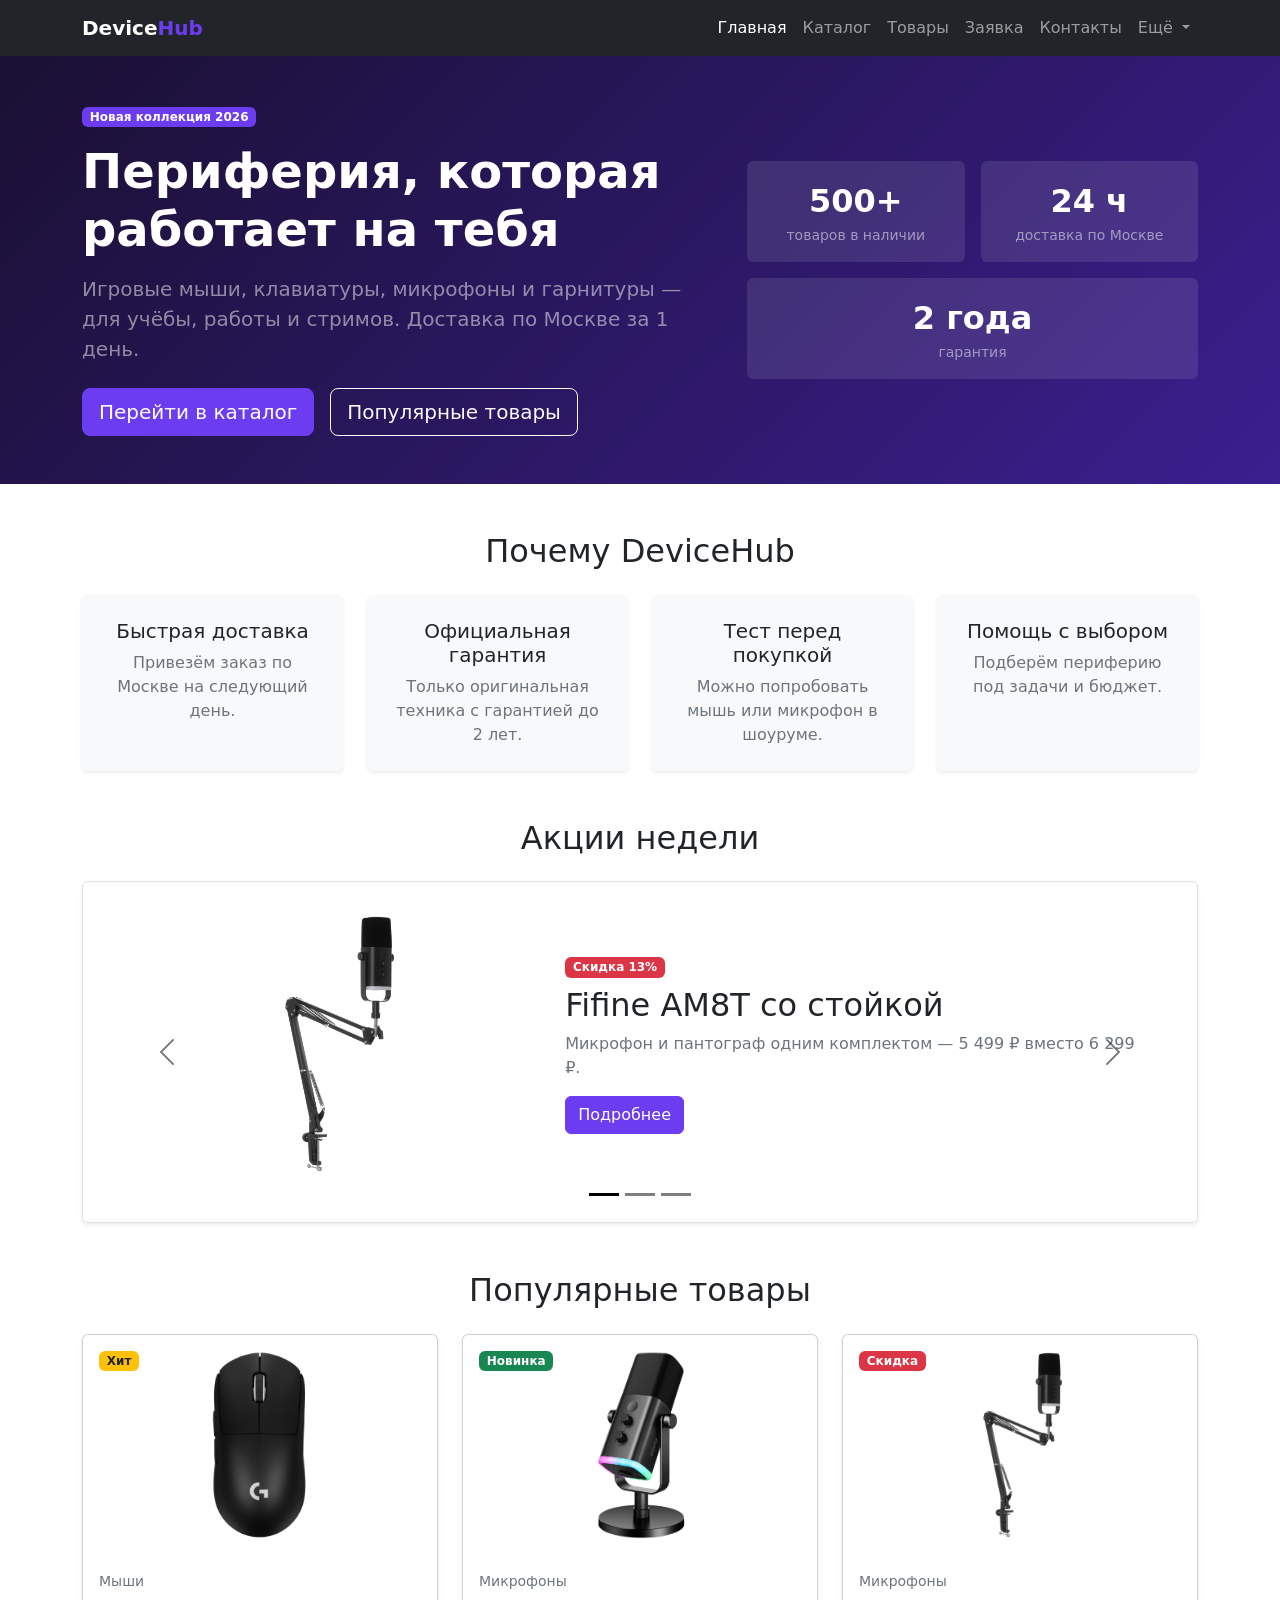
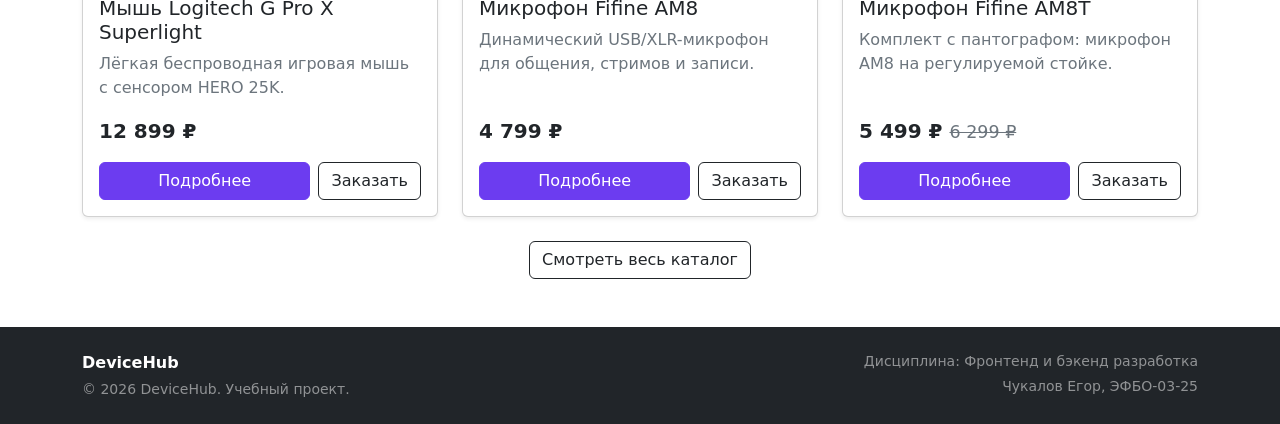
<file: index.html>
<!DOCTYPE html>
<html lang="ru">
<head>
  <meta charset="UTF-8">
  <meta name="viewport" content="width=device-width, initial-scale=1">
  <meta name="description" content="DeviceHub — учебный интернет-магазин компьютерной периферии на Bootstrap">
  <title>DeviceHub — компьютерная периферия</title>
  <link rel="stylesheet" href="vendor/bootstrap/css/bootstrap.min.css">
  <link rel="stylesheet" href="css/custom.css">
</head>
<body>

  <header>
    <nav class="navbar navbar-expand-lg navbar-dark bg-dark">
      <div class="container">
        <a class="navbar-brand fw-bold" href="index.html">Device<span class="text-brand">Hub</span></a>

        <button class="navbar-toggler" type="button"
                data-bs-toggle="collapse" data-bs-target="#mainNav"
                aria-controls="mainNav" aria-expanded="false" aria-label="Открыть меню">
          <span class="navbar-toggler-icon"></span>
        </button>

        <div class="collapse navbar-collapse" id="mainNav">
          <ul class="navbar-nav ms-auto mb-2 mb-lg-0">
            <li class="nav-item"><a class="nav-link active" aria-current="page" href="index.html">Главная</a></li>
            <li class="nav-item"><a class="nav-link" href="catalog.html">Каталог</a></li>
            <li class="nav-item"><a class="nav-link" href="product.html">Товары</a></li>
            <li class="nav-item"><a class="nav-link" href="order.html">Заявка</a></li>
            <li class="nav-item"><a class="nav-link" href="contacts.html">Контакты</a></li>
            <li class="nav-item dropdown">
              <a class="nav-link dropdown-toggle" href="#" role="button" data-bs-toggle="dropdown" aria-expanded="false">
                Ещё
              </a>
              <ul class="dropdown-menu dropdown-menu-end">
                <li><a class="dropdown-item" href="index.html#advantages">Преимущества</a></li>
                <li><a class="dropdown-item" href="index.html#popular">Популярные товары</a></li>
                <li><hr class="dropdown-divider"></li>
                <li><a class="dropdown-item" href="order.html">Оформить заявку</a></li>
                <li><a class="dropdown-item" href="contacts.html#faq">Частые вопросы</a></li>
              </ul>
            </li>
          </ul>
        </div>
      </div>
    </nav>
  </header>

  <main>

    <section class="container-fluid hero py-5">
      <div class="container">
        <div class="row align-items-center g-4">
          <div class="col-12 col-lg-7 text-center text-lg-start">
            <span class="badge bg-brand mb-3">Новая коллекция 2026</span>
            <h1 class="display-5 fw-bold text-white mb-3">Периферия, которая работает на тебя</h1>
            <p class="lead text-white-50 mb-4">
              Игровые мыши, клавиатуры, микрофоны и гарнитуры — для учёбы, работы и стримов.
              Доставка по Москве за 1 день.
            </p>
            <div class="d-flex flex-column flex-sm-row gap-3 justify-content-center justify-content-lg-start">
              <a href="catalog.html" class="btn btn-brand btn-lg">Перейти в каталог</a>
              <a href="#popular" class="btn btn-outline-light btn-lg">Популярные товары</a>
            </div>
          </div>
          <div class="col-12 col-lg-5">
            <div class="hero__stats row g-3 text-center">
              <div class="col-6">
                <div class="p-3 rounded bg-white bg-opacity-10 text-white">
                  <div class="fs-2 fw-bold">500+</div>
                  <div class="small text-white-50">товаров в наличии</div>
                </div>
              </div>
              <div class="col-6">
                <div class="p-3 rounded bg-white bg-opacity-10 text-white">
                  <div class="fs-2 fw-bold">24 ч</div>
                  <div class="small text-white-50">доставка по Москве</div>
                </div>
              </div>
              <div class="col-12">
                <div class="p-3 rounded bg-white bg-opacity-10 text-white">
                  <div class="fs-2 fw-bold">2 года</div>
                  <div class="small text-white-50">гарантия</div>
                </div>
              </div>
            </div>
          </div>
        </div>
      </div>
    </section>

    <section class="container my-5" id="advantages">
      <h2 class="text-center mb-4">Почему DeviceHub</h2>
      <div class="row g-4">
        <div class="col-12 col-md-6 col-lg-3">
          <div class="advantage h-100 p-4 bg-light rounded shadow-sm text-center">
            <h3 class="h5">Быстрая доставка</h3>
            <p class="mb-0 text-secondary">Привезём заказ по Москве на следующий день.</p>
          </div>
        </div>
        <div class="col-12 col-md-6 col-lg-3">
          <div class="advantage h-100 p-4 bg-light rounded shadow-sm text-center">
            <h3 class="h5">Официальная гарантия</h3>
            <p class="mb-0 text-secondary">Только оригинальная техника с гарантией до 2 лет.</p>
          </div>
        </div>
        <div class="col-12 col-md-6 col-lg-3">
          <div class="advantage h-100 p-4 bg-light rounded shadow-sm text-center">
            <h3 class="h5">Тест перед покупкой</h3>
            <p class="mb-0 text-secondary">Можно попробовать мышь или микрофон в шоуруме.</p>
          </div>
        </div>
        <div class="col-12 col-md-6 col-lg-3">
          <div class="advantage h-100 p-4 bg-light rounded shadow-sm text-center">
            <h3 class="h5">Помощь с выбором</h3>
            <p class="mb-0 text-secondary">Подберём периферию под задачи и бюджет.</p>
          </div>
        </div>
      </div>
    </section>

    <section class="container my-5" id="promo">
      <h2 class="text-center mb-4">Акции недели</h2>
      <div id="promoCarousel" class="carousel carousel-dark slide border rounded bg-white shadow-sm" data-bs-ride="carousel">
        <div class="carousel-indicators">
          <button type="button" data-bs-target="#promoCarousel" data-bs-slide-to="0" class="active" aria-current="true" aria-label="Слайд 1"></button>
          <button type="button" data-bs-target="#promoCarousel" data-bs-slide-to="1" aria-label="Слайд 2"></button>
          <button type="button" data-bs-target="#promoCarousel" data-bs-slide-to="2" aria-label="Слайд 3"></button>
        </div>
        <div class="carousel-inner">
          <div class="carousel-item active">
            <div class="row g-4 align-items-center promo-slide px-4 px-md-5">
              <div class="col-12 col-md-5 text-center">
                <img src="images/fifine am8t.webp" class="img-fluid promo-slide__img" alt="Fifine AM8T со стойкой">
              </div>
              <div class="col-12 col-md-7 text-center text-md-start">
                <span class="badge bg-danger mb-2">Скидка 13%</span>
                <h3 class="h2">Fifine AM8T со стойкой</h3>
                <p class="text-secondary">Микрофон и пантограф одним комплектом — 5 499 ₽ вместо 6 299 ₽.</p>
                <a href="product.html#fifine-am8t" class="btn btn-brand">Подробнее</a>
              </div>
            </div>
          </div>

          <div class="carousel-item">
            <div class="row g-4 align-items-center promo-slide px-4 px-md-5">
              <div class="col-12 col-md-5 text-center">
                <img src="images/hyperx cloud iii.webp" class="img-fluid promo-slide__img" alt="HyperX Cloud III">
              </div>
              <div class="col-12 col-md-7 text-center text-md-start">
                <span class="badge bg-danger mb-2">Скидка 14%</span>
                <h3 class="h2">HyperX Cloud III</h3>
                <p class="text-secondary">Игровая гарнитура с 53-мм драйверами — 9 490 ₽ вместо 10 990 ₽.</p>
                <a href="product.html#hyperx-cloud-3" class="btn btn-brand">Подробнее</a>
              </div>
            </div>
          </div>

          <div class="carousel-item">
            <div class="row g-4 align-items-center promo-slide px-4 px-md-5">
              <div class="col-12 col-md-5 text-center">
                <img src="images/keychron k2.webp" class="img-fluid promo-slide__img" alt="Keychron K2">
              </div>
              <div class="col-12 col-md-7 text-center text-md-start">
                <span class="badge bg-warning text-dark mb-2">Хит продаж</span>
                <h3 class="h2">Keychron K2</h3>
                <p class="text-secondary">Механическая клавиатура для работы и игр, Bluetooth и USB-C.</p>
                <a href="product.html#keychron-k2" class="btn btn-brand">Подробнее</a>
              </div>
            </div>
          </div>
        </div>
        <button class="carousel-control-prev" type="button" data-bs-target="#promoCarousel" data-bs-slide="prev">
          <span class="carousel-control-prev-icon" aria-hidden="true"></span>
          <span class="visually-hidden">Предыдущий</span>
        </button>
        <button class="carousel-control-next" type="button" data-bs-target="#promoCarousel" data-bs-slide="next">
          <span class="carousel-control-next-icon" aria-hidden="true"></span>
          <span class="visually-hidden">Следующий</span>
        </button>
      </div>
    </section>

    <section class="container my-5" id="popular">
      <h2 class="text-center mb-4">Популярные товары</h2>
      <div class="row g-4">

        <div class="col-12 col-md-6 col-lg-4" data-category="mice">
          <div class="card h-100 shadow-sm product-card position-relative">
            <span class="badge bg-warning text-dark position-absolute top-0 start-0 m-3">Хит</span>
            <img src="images/logitech g pro x.webp" class="card-img-top product-card__img p-3" alt="Мышь Logitech G Pro X Superlight">
            <div class="card-body d-flex flex-column">
              <p class="small text-secondary mb-1">Мыши</p>
              <h3 class="card-title h5">Мышь Logitech G Pro X Superlight</h3>
              <p class="card-text text-secondary flex-grow-1">Лёгкая беспроводная игровая мышь с сенсором HERO 25K.</p>
              <p class="fs-5 fw-bold mb-3">12 899 ₽</p>
              <div class="d-flex gap-2">
                <a href="product.html#g-pro-x" class="btn btn-brand flex-grow-1">Подробнее</a>
                <a href="order.html" class="btn btn-outline-dark">Заказать</a>
              </div>
            </div>
          </div>
        </div>

        <div class="col-12 col-md-6 col-lg-4" data-category="mics">
          <div class="card h-100 shadow-sm product-card position-relative">
            <span class="badge bg-success position-absolute top-0 start-0 m-3">Новинка</span>
            <img src="images/fifine am8.webp" class="card-img-top product-card__img p-3" alt="Микрофон Fifine AM8">
            <div class="card-body d-flex flex-column">
              <p class="small text-secondary mb-1">Микрофоны</p>
              <h3 class="card-title h5">Микрофон Fifine AM8</h3>
              <p class="card-text text-secondary flex-grow-1">Динамический USB/XLR-микрофон для общения, стримов и записи.</p>
              <p class="fs-5 fw-bold mb-3">4 799 ₽</p>
              <div class="d-flex gap-2">
                <a href="product.html#fifine-am8" class="btn btn-brand flex-grow-1">Подробнее</a>
                <a href="order.html" class="btn btn-outline-dark">Заказать</a>
              </div>
            </div>
          </div>
        </div>

        <div class="col-12 col-md-6 col-lg-4" data-category="mics">
          <div class="card h-100 shadow-sm product-card position-relative">
            <span class="badge bg-danger position-absolute top-0 start-0 m-3">Скидка</span>
            <img src="images/fifine am8t.webp" class="card-img-top product-card__img p-3" alt="Микрофон Fifine AM8T">
            <div class="card-body d-flex flex-column">
              <p class="small text-secondary mb-1">Микрофоны</p>
              <h3 class="card-title h5">Микрофон Fifine AM8T</h3>
              <p class="card-text text-secondary flex-grow-1">Комплект с пантографом: микрофон AM8 на регулируемой стойке.</p>
              <p class="fs-5 fw-bold mb-3">5 499 ₽ <small class="text-secondary text-decoration-line-through fw-normal">6 299 ₽</small></p>
              <div class="d-flex gap-2">
                <a href="product.html#fifine-am8t" class="btn btn-brand flex-grow-1">Подробнее</a>
                <a href="order.html" class="btn btn-outline-dark">Заказать</a>
              </div>
            </div>
          </div>
        </div>

      </div>
      <div class="text-center mt-4">
        <a href="catalog.html" class="btn btn-outline-dark">Смотреть весь каталог</a>
      </div>
    </section>

  </main>

  <footer class="bg-dark text-white-50 py-4 mt-5">
    <div class="container">
      <div class="row g-3">
        <div class="col-12 col-md-6">
          <p class="mb-1 text-white fw-bold">DeviceHub</p>
          <p class="mb-0 small">© 2026 DeviceHub. Учебный проект.</p>
        </div>
        <div class="col-12 col-md-6 text-md-end small">
          <p class="mb-1">Дисциплина: Фронтенд и бэкенд разработка</p>
          <p class="mb-0">Чукалов Егор, ЭФБО-03-25</p>
        </div>
      </div>
    </div>
  </footer>

  <script src="vendor/bootstrap/js/bootstrap.bundle.min.js"></script>
  <script src="js/main.js"></script>
</body>
</html>
</file>
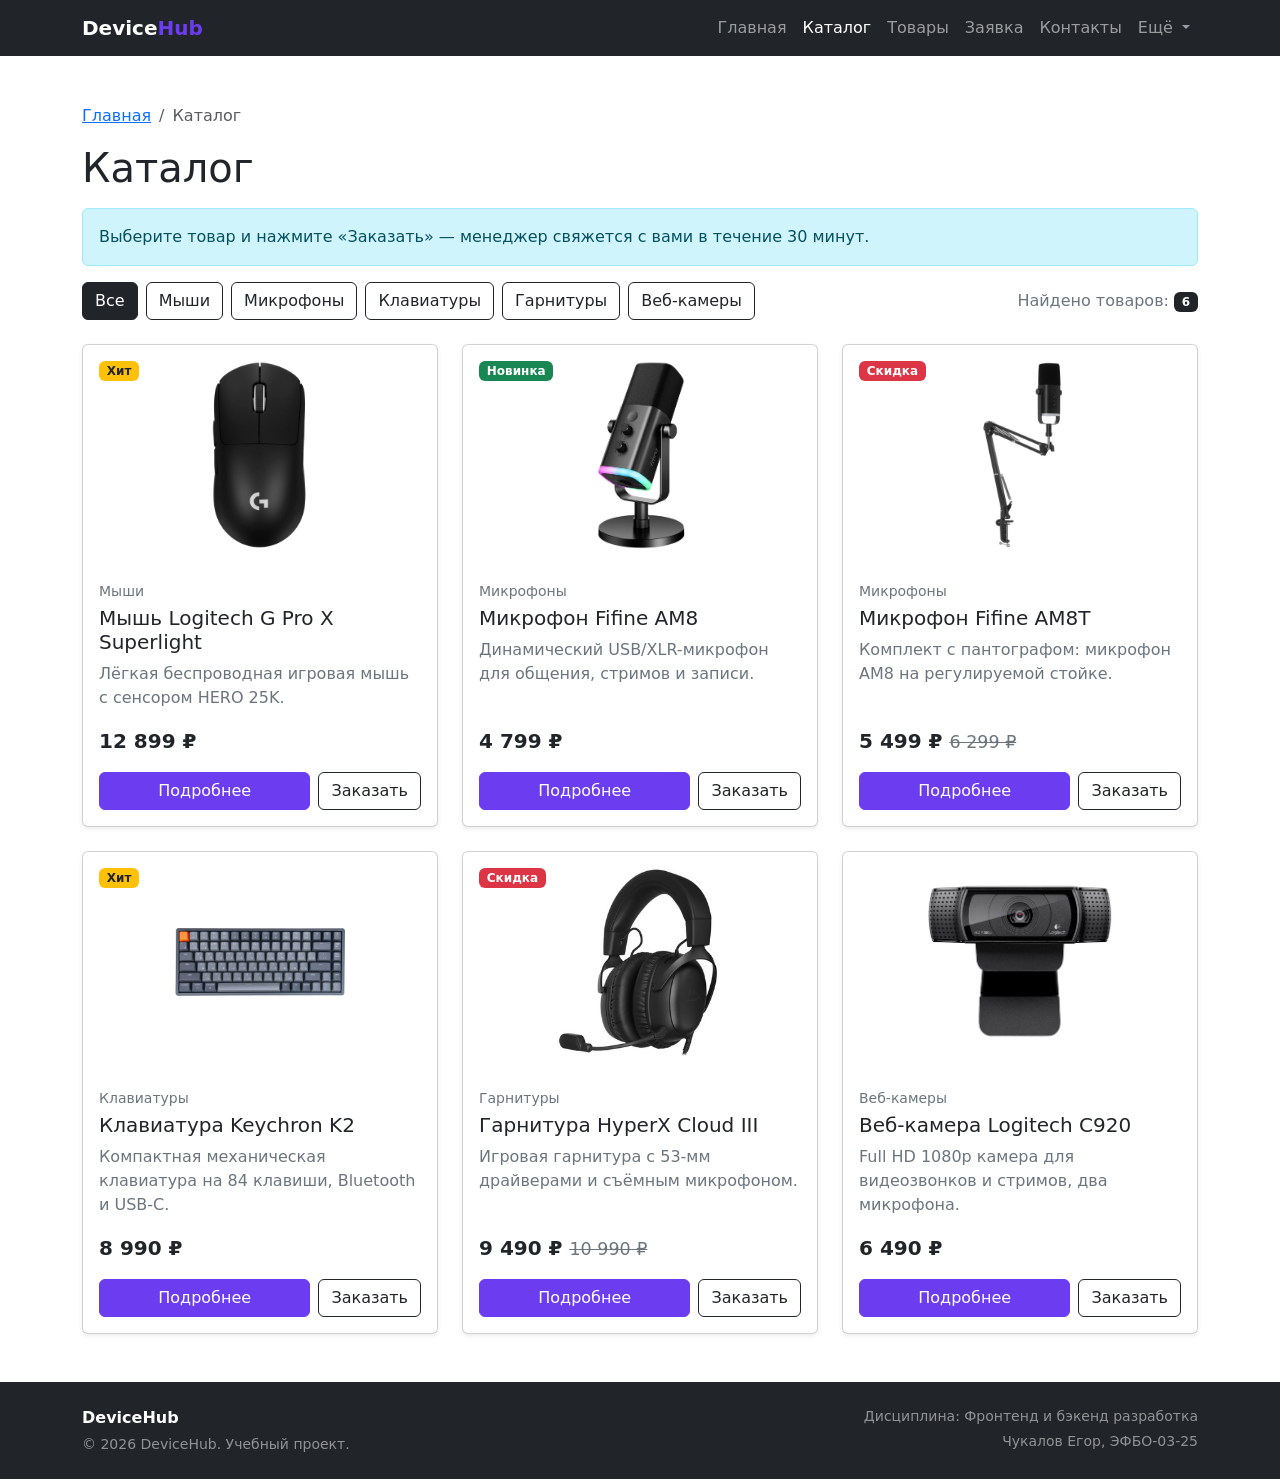
<file: catalog.html>
<!DOCTYPE html>
<html lang="ru">
<head>
  <meta charset="UTF-8">
  <meta name="viewport" content="width=device-width, initial-scale=1">
  <meta name="description" content="Каталог компьютерной периферии DeviceHub">
  <title>Каталог — DeviceHub</title>
  <link rel="stylesheet" href="vendor/bootstrap/css/bootstrap.min.css">
  <link rel="stylesheet" href="css/custom.css">
</head>
<body>

  <header>
    <nav class="navbar navbar-expand-lg navbar-dark bg-dark">
      <div class="container">
        <a class="navbar-brand fw-bold" href="index.html">Device<span class="text-brand">Hub</span></a>

        <button class="navbar-toggler" type="button"
                data-bs-toggle="collapse" data-bs-target="#mainNav"
                aria-controls="mainNav" aria-expanded="false" aria-label="Открыть меню">
          <span class="navbar-toggler-icon"></span>
        </button>

        <div class="collapse navbar-collapse" id="mainNav">
          <ul class="navbar-nav ms-auto mb-2 mb-lg-0">
            <li class="nav-item"><a class="nav-link" href="index.html">Главная</a></li>
            <li class="nav-item"><a class="nav-link active" aria-current="page" href="catalog.html">Каталог</a></li>
            <li class="nav-item"><a class="nav-link" href="product.html">Товары</a></li>
            <li class="nav-item"><a class="nav-link" href="order.html">Заявка</a></li>
            <li class="nav-item"><a class="nav-link" href="contacts.html">Контакты</a></li>
            <li class="nav-item dropdown">
              <a class="nav-link dropdown-toggle" href="#" role="button" data-bs-toggle="dropdown" aria-expanded="false">
                Ещё
              </a>
              <ul class="dropdown-menu dropdown-menu-end">
                <li><a class="dropdown-item" href="index.html#advantages">Преимущества</a></li>
                <li><a class="dropdown-item" href="index.html#popular">Популярные товары</a></li>
                <li><hr class="dropdown-divider"></li>
                <li><a class="dropdown-item" href="order.html">Оформить заявку</a></li>
                <li><a class="dropdown-item" href="contacts.html#faq">Частые вопросы</a></li>
              </ul>
            </li>
          </ul>
        </div>
      </div>
    </nav>
  </header>

  <main class="container my-5">
    <nav aria-label="breadcrumb">
      <ol class="breadcrumb">
        <li class="breadcrumb-item"><a href="index.html">Главная</a></li>
        <li class="breadcrumb-item active" aria-current="page">Каталог</li>
      </ol>
    </nav>

    <h1 class="mb-3">Каталог</h1>

    <div class="alert alert-info" role="alert">
      Выберите товар и нажмите «Заказать» — менеджер свяжется с вами в течение 30 минут.
    </div>

    <div class="d-flex flex-wrap align-items-center justify-content-between gap-3 mb-4">
      <div class="d-flex flex-wrap gap-2" role="group" aria-label="Фильтр по категориям">
        <button type="button" class="btn btn-outline-dark active" data-filter="all">Все</button>
        <button type="button" class="btn btn-outline-dark" data-filter="mice">Мыши</button>
        <button type="button" class="btn btn-outline-dark" data-filter="mics">Микрофоны</button>
        <button type="button" class="btn btn-outline-dark" data-filter="keyboards">Клавиатуры</button>
        <button type="button" class="btn btn-outline-dark" data-filter="headsets">Гарнитуры</button>
        <button type="button" class="btn btn-outline-dark" data-filter="webcams">Веб-камеры</button>
      </div>
      <p class="mb-0 text-secondary">Найдено товаров: <span class="badge bg-dark" id="catalog-count">6</span></p>
    </div>

    <div class="row g-4">

        <div class="col-12 col-md-6 col-lg-4" data-category="mice">
          <div class="card h-100 shadow-sm product-card position-relative">
            <span class="badge bg-warning text-dark position-absolute top-0 start-0 m-3">Хит</span>
            <img src="images/logitech g pro x.webp" class="card-img-top product-card__img p-3" alt="Мышь Logitech G Pro X Superlight">
            <div class="card-body d-flex flex-column">
              <p class="small text-secondary mb-1">Мыши</p>
              <h3 class="card-title h5">Мышь Logitech G Pro X Superlight</h3>
              <p class="card-text text-secondary flex-grow-1">Лёгкая беспроводная игровая мышь с сенсором HERO 25K.</p>
              <p class="fs-5 fw-bold mb-3">12 899 ₽</p>
              <div class="d-flex gap-2">
                <a href="product.html#g-pro-x" class="btn btn-brand flex-grow-1">Подробнее</a>
                <a href="order.html" class="btn btn-outline-dark">Заказать</a>
              </div>
            </div>
          </div>
        </div>

        <div class="col-12 col-md-6 col-lg-4" data-category="mics">
          <div class="card h-100 shadow-sm product-card position-relative">
            <span class="badge bg-success position-absolute top-0 start-0 m-3">Новинка</span>
            <img src="images/fifine am8.webp" class="card-img-top product-card__img p-3" alt="Микрофон Fifine AM8">
            <div class="card-body d-flex flex-column">
              <p class="small text-secondary mb-1">Микрофоны</p>
              <h3 class="card-title h5">Микрофон Fifine AM8</h3>
              <p class="card-text text-secondary flex-grow-1">Динамический USB/XLR-микрофон для общения, стримов и записи.</p>
              <p class="fs-5 fw-bold mb-3">4 799 ₽</p>
              <div class="d-flex gap-2">
                <a href="product.html#fifine-am8" class="btn btn-brand flex-grow-1">Подробнее</a>
                <a href="order.html" class="btn btn-outline-dark">Заказать</a>
              </div>
            </div>
          </div>
        </div>

        <div class="col-12 col-md-6 col-lg-4" data-category="mics">
          <div class="card h-100 shadow-sm product-card position-relative">
            <span class="badge bg-danger position-absolute top-0 start-0 m-3">Скидка</span>
            <img src="images/fifine am8t.webp" class="card-img-top product-card__img p-3" alt="Микрофон Fifine AM8T">
            <div class="card-body d-flex flex-column">
              <p class="small text-secondary mb-1">Микрофоны</p>
              <h3 class="card-title h5">Микрофон Fifine AM8T</h3>
              <p class="card-text text-secondary flex-grow-1">Комплект с пантографом: микрофон AM8 на регулируемой стойке.</p>
              <p class="fs-5 fw-bold mb-3">5 499 ₽ <small class="text-secondary text-decoration-line-through fw-normal">6 299 ₽</small></p>
              <div class="d-flex gap-2">
                <a href="product.html#fifine-am8t" class="btn btn-brand flex-grow-1">Подробнее</a>
                <a href="order.html" class="btn btn-outline-dark">Заказать</a>
              </div>
            </div>
          </div>
        </div>

        <div class="col-12 col-md-6 col-lg-4" data-category="keyboards">
          <div class="card h-100 shadow-sm product-card position-relative">
            <span class="badge bg-warning text-dark position-absolute top-0 start-0 m-3">Хит</span>
            <img src="images/keychron k2.webp" class="card-img-top product-card__img p-3" alt="Клавиатура Keychron K2">
            <div class="card-body d-flex flex-column">
              <p class="small text-secondary mb-1">Клавиатуры</p>
              <h3 class="card-title h5">Клавиатура Keychron K2</h3>
              <p class="card-text text-secondary flex-grow-1">Компактная механическая клавиатура на 84 клавиши, Bluetooth и USB-C.</p>
              <p class="fs-5 fw-bold mb-3">8 990 ₽</p>
              <div class="d-flex gap-2">
                <a href="product.html#keychron-k2" class="btn btn-brand flex-grow-1">Подробнее</a>
                <a href="order.html" class="btn btn-outline-dark">Заказать</a>
              </div>
            </div>
          </div>
        </div>

        <div class="col-12 col-md-6 col-lg-4" data-category="headsets">
          <div class="card h-100 shadow-sm product-card position-relative">
            <span class="badge bg-danger position-absolute top-0 start-0 m-3">Скидка</span>
            <img src="images/hyperx cloud iii.webp" class="card-img-top product-card__img p-3" alt="Гарнитура HyperX Cloud III">
            <div class="card-body d-flex flex-column">
              <p class="small text-secondary mb-1">Гарнитуры</p>
              <h3 class="card-title h5">Гарнитура HyperX Cloud III</h3>
              <p class="card-text text-secondary flex-grow-1">Игровая гарнитура с 53-мм драйверами и съёмным микрофоном.</p>
              <p class="fs-5 fw-bold mb-3">9 490 ₽ <small class="text-secondary text-decoration-line-through fw-normal">10 990 ₽</small></p>
              <div class="d-flex gap-2">
                <a href="product.html#hyperx-cloud-3" class="btn btn-brand flex-grow-1">Подробнее</a>
                <a href="order.html" class="btn btn-outline-dark">Заказать</a>
              </div>
            </div>
          </div>
        </div>

        <div class="col-12 col-md-6 col-lg-4" data-category="webcams">
          <div class="card h-100 shadow-sm product-card position-relative">
            <img src="images/logitech c920.webp" class="card-img-top product-card__img p-3" alt="Веб-камера Logitech C920">
            <div class="card-body d-flex flex-column">
              <p class="small text-secondary mb-1">Веб-камеры</p>
              <h3 class="card-title h5">Веб-камера Logitech C920</h3>
              <p class="card-text text-secondary flex-grow-1">Full HD 1080p камера для видеозвонков и стримов, два микрофона.</p>
              <p class="fs-5 fw-bold mb-3">6 490 ₽</p>
              <div class="d-flex gap-2">
                <a href="product.html#logitech-c920" class="btn btn-brand flex-grow-1">Подробнее</a>
                <a href="order.html" class="btn btn-outline-dark">Заказать</a>
              </div>
            </div>
          </div>
        </div>

    </div>
  </main>

  <footer class="bg-dark text-white-50 py-4 mt-5">
    <div class="container">
      <div class="row g-3">
        <div class="col-12 col-md-6">
          <p class="mb-1 text-white fw-bold">DeviceHub</p>
          <p class="mb-0 small">© 2026 DeviceHub. Учебный проект.</p>
        </div>
        <div class="col-12 col-md-6 text-md-end small">
          <p class="mb-1">Дисциплина: Фронтенд и бэкенд разработка</p>
          <p class="mb-0">Чукалов Егор, ЭФБО-03-25</p>
        </div>
      </div>
    </div>
  </footer>

  <script src="vendor/bootstrap/js/bootstrap.bundle.min.js"></script>
  <script src="js/main.js"></script>
</body>
</html>
</file>
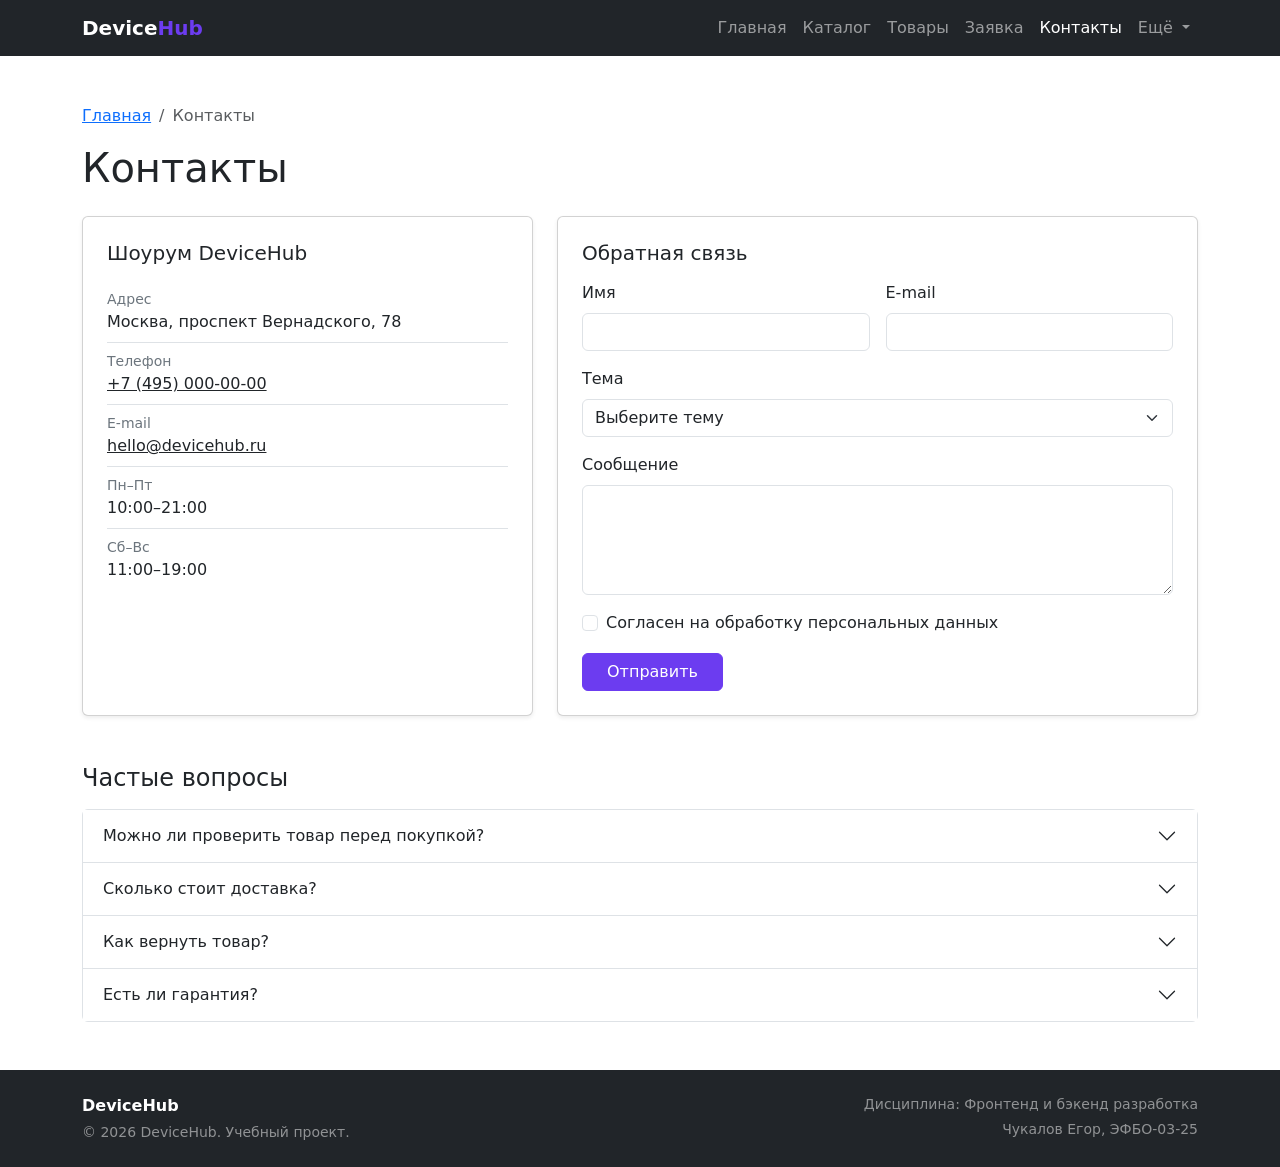
<file: contacts.html>
<!DOCTYPE html>
<html lang="ru">
<head>
  <meta charset="UTF-8">
  <meta name="viewport" content="width=device-width, initial-scale=1">
  <meta name="description" content="Контакты магазина DeviceHub, обратная связь и частые вопросы">
  <title>Контакты — DeviceHub</title>
  <link rel="stylesheet" href="vendor/bootstrap/css/bootstrap.min.css">
  <link rel="stylesheet" href="css/custom.css">
</head>
<body>

  <header>
    <nav class="navbar navbar-expand-lg navbar-dark bg-dark">
      <div class="container">
        <a class="navbar-brand fw-bold" href="index.html">Device<span class="text-brand">Hub</span></a>

        <button class="navbar-toggler" type="button"
                data-bs-toggle="collapse" data-bs-target="#mainNav"
                aria-controls="mainNav" aria-expanded="false" aria-label="Открыть меню">
          <span class="navbar-toggler-icon"></span>
        </button>

        <div class="collapse navbar-collapse" id="mainNav">
          <ul class="navbar-nav ms-auto mb-2 mb-lg-0">
            <li class="nav-item"><a class="nav-link" href="index.html">Главная</a></li>
            <li class="nav-item"><a class="nav-link" href="catalog.html">Каталог</a></li>
            <li class="nav-item"><a class="nav-link" href="product.html">Товары</a></li>
            <li class="nav-item"><a class="nav-link" href="order.html">Заявка</a></li>
            <li class="nav-item"><a class="nav-link active" aria-current="page" href="contacts.html">Контакты</a></li>
            <li class="nav-item dropdown">
              <a class="nav-link dropdown-toggle" href="#" role="button" data-bs-toggle="dropdown" aria-expanded="false">
                Ещё
              </a>
              <ul class="dropdown-menu dropdown-menu-end">
                <li><a class="dropdown-item" href="index.html#advantages">Преимущества</a></li>
                <li><a class="dropdown-item" href="index.html#popular">Популярные товары</a></li>
                <li><hr class="dropdown-divider"></li>
                <li><a class="dropdown-item" href="order.html">Оформить заявку</a></li>
                <li><a class="dropdown-item" href="contacts.html#faq">Частые вопросы</a></li>
              </ul>
            </li>
          </ul>
        </div>
      </div>
    </nav>
  </header>

  <main class="container my-5">
    <nav aria-label="breadcrumb">
      <ol class="breadcrumb">
        <li class="breadcrumb-item"><a href="index.html">Главная</a></li>
        <li class="breadcrumb-item active" aria-current="page">Контакты</li>
      </ol>
    </nav>

    <h1 class="mb-4">Контакты</h1>

    <div class="row g-4">
      <div class="col-12 col-lg-5">
        <div class="card shadow-sm h-100">
          <div class="card-body p-4">
            <h2 class="h5 mb-3">Шоурум DeviceHub</h2>
            <ul class="list-group list-group-flush">
              <li class="list-group-item px-0"><span class="text-secondary d-block small">Адрес</span>Москва, проспект Вернадского, 78</li>
              <li class="list-group-item px-0"><span class="text-secondary d-block small">Телефон</span><a href="tel:+74950000000" class="link-dark">+7 (495) 000-00-00</a></li>
              <li class="list-group-item px-0"><span class="text-secondary d-block small">E-mail</span><a href="mailto:hello@devicehub.ru" class="link-dark">hello@devicehub.ru</a></li>
              <li class="list-group-item px-0"><span class="text-secondary d-block small">Пн–Пт</span>10:00–21:00</li>
              <li class="list-group-item px-0"><span class="text-secondary d-block small">Сб–Вс</span>11:00–19:00</li>
            </ul>
          </div>
        </div>
      </div>

      <div class="col-12 col-lg-7" id="feedback">
        <div class="card shadow-sm h-100">
          <div class="card-body p-4">
            <h2 class="h5 mb-3">Обратная связь</h2>
            <form action="#" method="post" class="needs-validation" novalidate data-toast="feedbackToast">
              <div class="row g-3">
                <div class="col-12 col-md-6">
                  <label for="feedback-name" class="form-label">Имя</label>
                  <input id="feedback-name" name="name" type="text" class="form-control" required>
                  <div class="invalid-feedback">Укажите имя.</div>
                </div>
                <div class="col-12 col-md-6">
                  <label for="feedback-email" class="form-label">E-mail</label>
                  <input id="feedback-email" name="email" type="email" class="form-control" required>
                  <div class="invalid-feedback">Введите корректный e-mail.</div>
                </div>
                <div class="col-12">
                  <label for="feedback-topic" class="form-label">Тема</label>
                  <select id="feedback-topic" name="topic" class="form-select" required>
                    <option value="" selected disabled>Выберите тему</option>
                    <option>Вопрос по товару</option>
                    <option>Доставка и оплата</option>
                    <option>Гарантия и возврат</option>
                    <option>Другое</option>
                  </select>
                  <div class="invalid-feedback">Выберите тему.</div>
                </div>
                <div class="col-12">
                  <label for="feedback-message" class="form-label">Сообщение</label>
                  <textarea id="feedback-message" name="message" class="form-control" rows="4" minlength="10" required></textarea>
                  <div class="invalid-feedback">Напишите сообщение (не короче 10 символов).</div>
                </div>
                <div class="col-12">
                  <div class="form-check">
                    <input id="feedback-agree" name="agree" type="checkbox" class="form-check-input" required>
                    <label for="feedback-agree" class="form-check-label">Согласен на обработку персональных данных</label>
                    <div class="invalid-feedback">Нужно согласие.</div>
                  </div>
                </div>
                <div class="col-12">
                  <button type="submit" class="btn btn-brand px-4">Отправить</button>
                </div>
              </div>
            </form>
          </div>
        </div>
      </div>
    </div>

    <section class="mt-5" id="faq">
      <h2 class="h4 mb-3">Частые вопросы</h2>
      <div class="accordion accordion-flush border rounded" id="faqList">
        <div class="accordion-item">
          <h3 class="accordion-header">
            <button class="accordion-button collapsed" type="button" data-bs-toggle="collapse" data-bs-target="#faq1" aria-expanded="false" aria-controls="faq1">
              Можно ли проверить товар перед покупкой?
            </button>
          </h3>
          <div id="faq1" class="accordion-collapse collapse" data-bs-parent="#faqList">
            <div class="accordion-body">Да, в шоуруме можно попробовать любую мышь, клавиатуру или микрофон из каталога.</div>
          </div>
        </div>
        <div class="accordion-item">
          <h3 class="accordion-header">
            <button class="accordion-button collapsed" type="button" data-bs-toggle="collapse" data-bs-target="#faq2" aria-expanded="false" aria-controls="faq2">
              Сколько стоит доставка?
            </button>
          </h3>
          <div id="faq2" class="accordion-collapse collapse" data-bs-parent="#faqList">
            <div class="accordion-body">По Москве доставка бесплатная при заказе от 5 000 ₽, иначе — 390 ₽. По России стоимость считает служба доставки.</div>
          </div>
        </div>
        <div class="accordion-item">
          <h3 class="accordion-header">
            <button class="accordion-button collapsed" type="button" data-bs-toggle="collapse" data-bs-target="#faq3" aria-expanded="false" aria-controls="faq3">
              Как вернуть товар?
            </button>
          </h3>
          <div id="faq3" class="accordion-collapse collapse" data-bs-parent="#faqList">
            <div class="accordion-body">В течение 14 дней товар можно вернуть, если сохранены упаковка и товарный вид. Деньги вернём тем же способом, которым вы платили.</div>
          </div>
        </div>
        <div class="accordion-item">
          <h3 class="accordion-header">
            <button class="accordion-button collapsed" type="button" data-bs-toggle="collapse" data-bs-target="#faq4" aria-expanded="false" aria-controls="faq4">
              Есть ли гарантия?
            </button>
          </h3>
          <div id="faq4" class="accordion-collapse collapse" data-bs-parent="#faqList">
            <div class="accordion-body">На всю технику действует официальная гарантия производителя от 1 до 2 лет.</div>
          </div>
        </div>
      </div>
    </section>
  </main>

  <div class="toast-container position-fixed bottom-0 end-0 p-3">
    <div id="feedbackToast" class="toast align-items-center text-bg-success border-0" role="status" aria-live="polite" aria-atomic="true">
      <div class="d-flex">
        <div class="toast-body">Сообщение отправлено! Ответим на e-mail в течение дня.</div>
        <button type="button" class="btn-close btn-close-white me-2 m-auto" data-bs-dismiss="toast" aria-label="Закрыть"></button>
      </div>
    </div>
  </div>

  <footer class="bg-dark text-white-50 py-4 mt-5">
    <div class="container">
      <div class="row g-3">
        <div class="col-12 col-md-6">
          <p class="mb-1 text-white fw-bold">DeviceHub</p>
          <p class="mb-0 small">© 2026 DeviceHub. Учебный проект.</p>
        </div>
        <div class="col-12 col-md-6 text-md-end small">
          <p class="mb-1">Дисциплина: Фронтенд и бэкенд разработка</p>
          <p class="mb-0">Чукалов Егор, ЭФБО-03-25</p>
        </div>
      </div>
    </div>
  </footer>

  <script src="vendor/bootstrap/js/bootstrap.bundle.min.js"></script>
  <script src="js/main.js"></script>
</body>
</html>
</file>
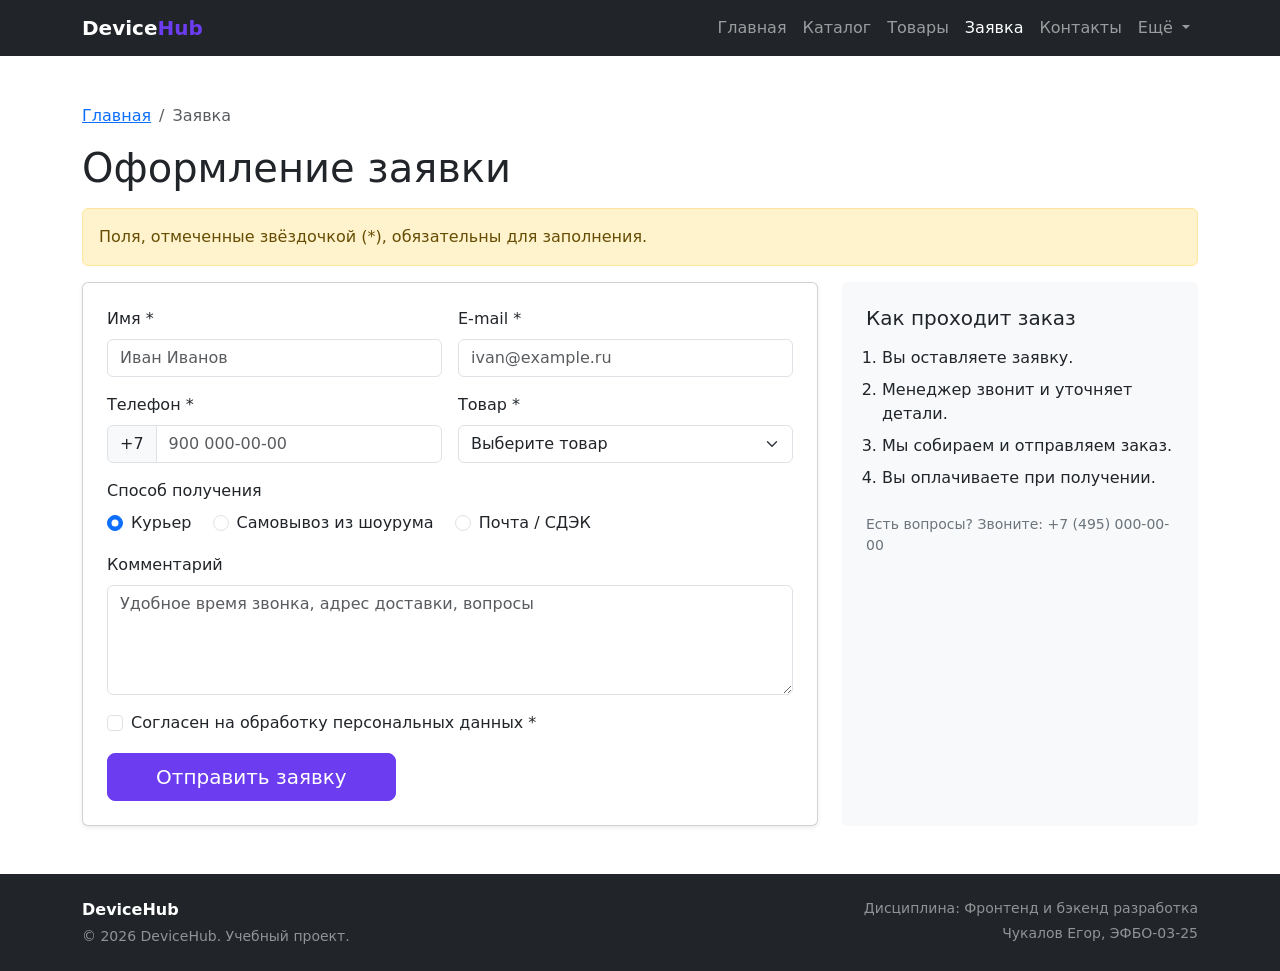
<file: order.html>
<!DOCTYPE html>
<html lang="ru">
<head>
  <meta charset="UTF-8">
  <meta name="viewport" content="width=device-width, initial-scale=1">
  <meta name="description" content="Форма заявки на покупку в магазине DeviceHub">
  <title>Оформление заявки — DeviceHub</title>
  <link rel="stylesheet" href="vendor/bootstrap/css/bootstrap.min.css">
  <link rel="stylesheet" href="css/custom.css">
</head>
<body>

  <header>
    <nav class="navbar navbar-expand-lg navbar-dark bg-dark">
      <div class="container">
        <a class="navbar-brand fw-bold" href="index.html">Device<span class="text-brand">Hub</span></a>

        <button class="navbar-toggler" type="button"
                data-bs-toggle="collapse" data-bs-target="#mainNav"
                aria-controls="mainNav" aria-expanded="false" aria-label="Открыть меню">
          <span class="navbar-toggler-icon"></span>
        </button>

        <div class="collapse navbar-collapse" id="mainNav">
          <ul class="navbar-nav ms-auto mb-2 mb-lg-0">
            <li class="nav-item"><a class="nav-link" href="index.html">Главная</a></li>
            <li class="nav-item"><a class="nav-link" href="catalog.html">Каталог</a></li>
            <li class="nav-item"><a class="nav-link" href="product.html">Товары</a></li>
            <li class="nav-item"><a class="nav-link active" aria-current="page" href="order.html">Заявка</a></li>
            <li class="nav-item"><a class="nav-link" href="contacts.html">Контакты</a></li>
            <li class="nav-item dropdown">
              <a class="nav-link dropdown-toggle" href="#" role="button" data-bs-toggle="dropdown" aria-expanded="false">
                Ещё
              </a>
              <ul class="dropdown-menu dropdown-menu-end">
                <li><a class="dropdown-item" href="index.html#advantages">Преимущества</a></li>
                <li><a class="dropdown-item" href="index.html#popular">Популярные товары</a></li>
                <li><hr class="dropdown-divider"></li>
                <li><a class="dropdown-item" href="order.html">Оформить заявку</a></li>
                <li><a class="dropdown-item" href="contacts.html#faq">Частые вопросы</a></li>
              </ul>
            </li>
          </ul>
        </div>
      </div>
    </nav>
  </header>

  <main class="container my-5">
    <nav aria-label="breadcrumb">
      <ol class="breadcrumb">
        <li class="breadcrumb-item"><a href="index.html">Главная</a></li>
        <li class="breadcrumb-item active" aria-current="page">Заявка</li>
      </ol>
    </nav>

    <h1 class="mb-3">Оформление заявки</h1>

    <div class="alert alert-warning" role="alert">
      Поля, отмеченные звёздочкой (*), обязательны для заполнения.
    </div>

    <div class="row g-4">
      <div class="col-12 col-lg-8">
        <div class="card shadow-sm">
          <div class="card-body p-4">
            <form action="#" method="post" class="needs-validation" novalidate data-toast="orderToast">
              <div class="row g-3">
                <div class="col-12 col-md-6">
                  <label for="order-name" class="form-label">Имя *</label>
                  <input id="order-name" name="name" type="text" class="form-control" placeholder="Иван Иванов" required>
                  <div class="invalid-feedback">Укажите имя.</div>
                </div>
                <div class="col-12 col-md-6">
                  <label for="order-email" class="form-label">E-mail *</label>
                  <input id="order-email" name="email" type="email" class="form-control" placeholder="ivan@example.ru" required>
                  <div class="invalid-feedback">Введите корректный e-mail.</div>
                </div>
                <div class="col-12 col-md-6">
                  <label for="order-phone" class="form-label">Телефон *</label>
                  <div class="input-group has-validation">
                    <span class="input-group-text">+7</span>
                    <input id="order-phone" name="phone" type="tel" class="form-control" placeholder="900 000-00-00" pattern="[0-9 ()-]{10,15}" required>
                    <div class="invalid-feedback">Введите номер телефона.</div>
                  </div>
                </div>
                <div class="col-12 col-md-6">
                  <label for="order-product" class="form-label">Товар *</label>
                  <select id="order-product" name="product" class="form-select" required>
                    <option value="" selected disabled>Выберите товар</option>
                  <option>Мышь Logitech G Pro X Superlight</option>
                  <option>Микрофон Fifine AM8</option>
                  <option>Микрофон Fifine AM8T</option>
                  <option>Клавиатура Keychron K2</option>
                  <option>Гарнитура HyperX Cloud III</option>
                  <option>Веб-камера Logitech C920</option>
                    <option>Консультация по выбору</option>
                  </select>
                  <div class="invalid-feedback">Выберите товар или тему заявки.</div>
                </div>
                <div class="col-12">
                  <p class="form-label mb-2">Способ получения</p>
                  <div class="form-check form-check-inline">
                    <input id="delivery-courier" name="delivery" type="radio" class="form-check-input" value="courier" checked>
                    <label for="delivery-courier" class="form-check-label">Курьер</label>
                  </div>
                  <div class="form-check form-check-inline">
                    <input id="delivery-pickup" name="delivery" type="radio" class="form-check-input" value="pickup">
                    <label for="delivery-pickup" class="form-check-label">Самовывоз из шоурума</label>
                  </div>
                  <div class="form-check form-check-inline">
                    <input id="delivery-post" name="delivery" type="radio" class="form-check-input" value="post">
                    <label for="delivery-post" class="form-check-label">Почта / СДЭК</label>
                  </div>
                </div>
                <div class="col-12">
                  <label for="order-comment" class="form-label">Комментарий</label>
                  <textarea id="order-comment" name="comment" class="form-control" rows="4" placeholder="Удобное время звонка, адрес доставки, вопросы"></textarea>
                </div>
                <div class="col-12">
                  <div class="form-check">
                    <input id="order-agree" name="agree" type="checkbox" class="form-check-input" required>
                    <label for="order-agree" class="form-check-label">Согласен на обработку персональных данных *</label>
                    <div class="invalid-feedback">Без согласия заявку отправить нельзя.</div>
                  </div>
                </div>
                <div class="col-12">
                  <button type="submit" class="btn btn-brand btn-lg px-5">Отправить заявку</button>
                </div>
              </div>
            </form>
          </div>
        </div>
      </div>

      <div class="col-12 col-lg-4">
        <div class="card bg-light border-0 h-100">
          <div class="card-body p-4">
            <h2 class="h5 mb-3">Как проходит заказ</h2>
            <ol class="mb-4 ps-3">
              <li class="mb-2">Вы оставляете заявку.</li>
              <li class="mb-2">Менеджер звонит и уточняет детали.</li>
              <li class="mb-2">Мы собираем и отправляем заказ.</li>
              <li>Вы оплачиваете при получении.</li>
            </ol>
            <p class="small text-secondary mb-0">Есть вопросы? Звоните: +7 (495) 000-00-00</p>
          </div>
        </div>
      </div>
    </div>
  </main>

  <div class="toast-container position-fixed bottom-0 end-0 p-3">
    <div id="orderToast" class="toast align-items-center text-bg-success border-0" role="status" aria-live="polite" aria-atomic="true">
      <div class="d-flex">
        <div class="toast-body">Заявка отправлена! Менеджер свяжется с вами в течение 30 минут.</div>
        <button type="button" class="btn-close btn-close-white me-2 m-auto" data-bs-dismiss="toast" aria-label="Закрыть"></button>
      </div>
    </div>
  </div>

  <footer class="bg-dark text-white-50 py-4 mt-5">
    <div class="container">
      <div class="row g-3">
        <div class="col-12 col-md-6">
          <p class="mb-1 text-white fw-bold">DeviceHub</p>
          <p class="mb-0 small">© 2026 DeviceHub. Учебный проект.</p>
        </div>
        <div class="col-12 col-md-6 text-md-end small">
          <p class="mb-1">Дисциплина: Фронтенд и бэкенд разработка</p>
          <p class="mb-0">Чукалов Егор, ЭФБО-03-25</p>
        </div>
      </div>
    </div>
  </footer>

  <script src="vendor/bootstrap/js/bootstrap.bundle.min.js"></script>
  <script src="js/main.js"></script>
</body>
</html>
</file>
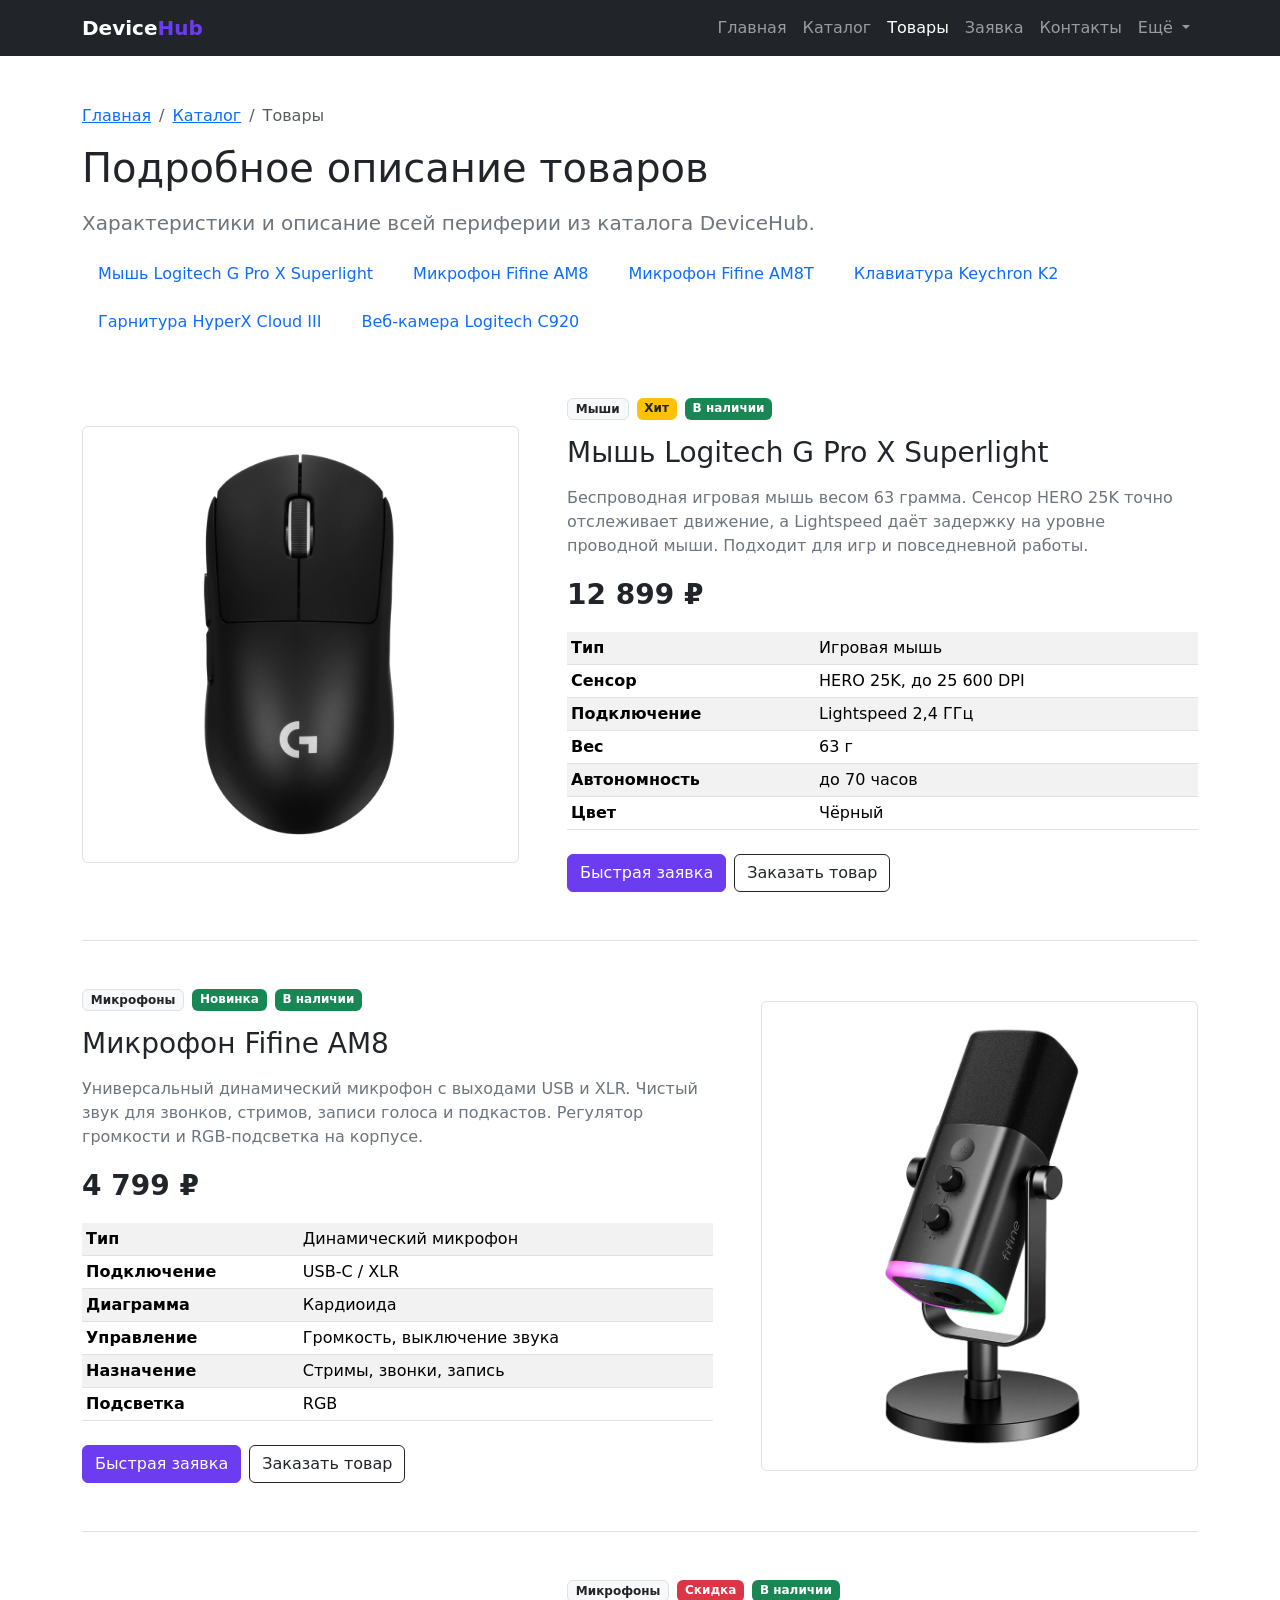
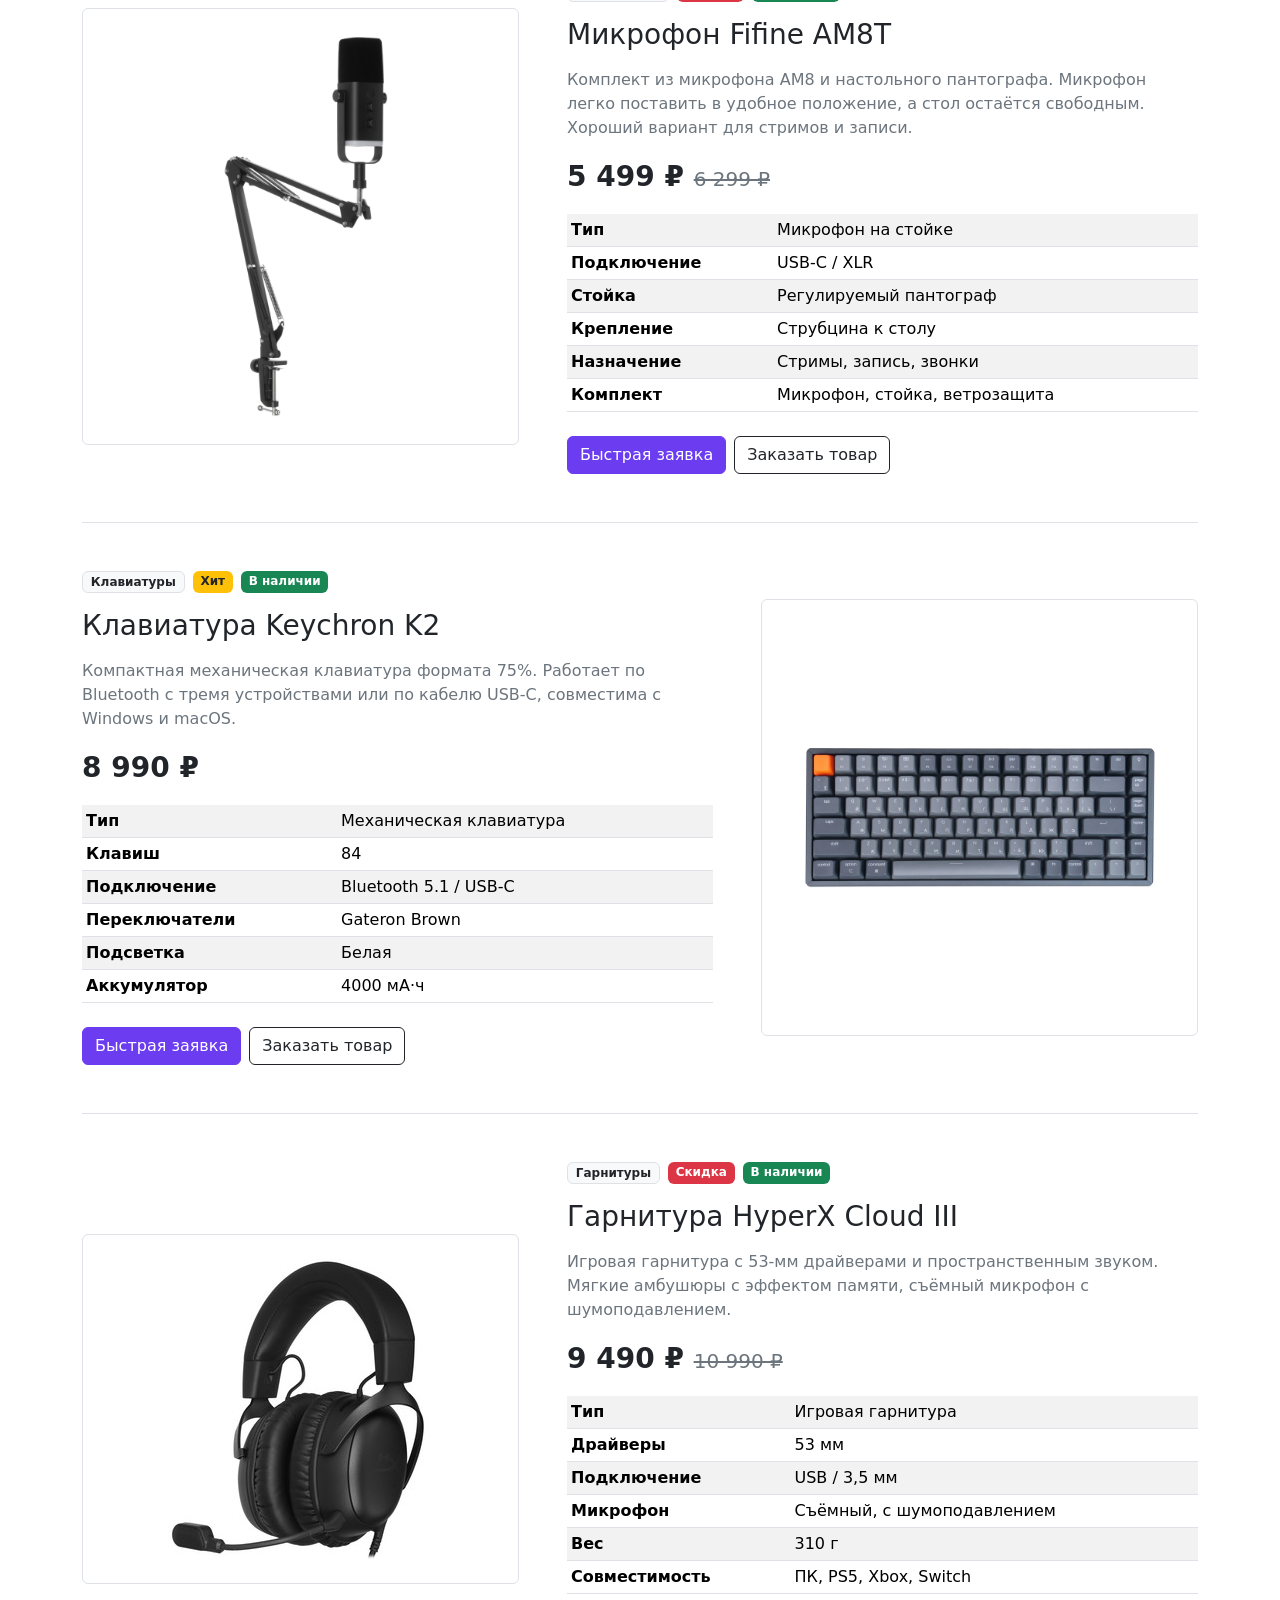
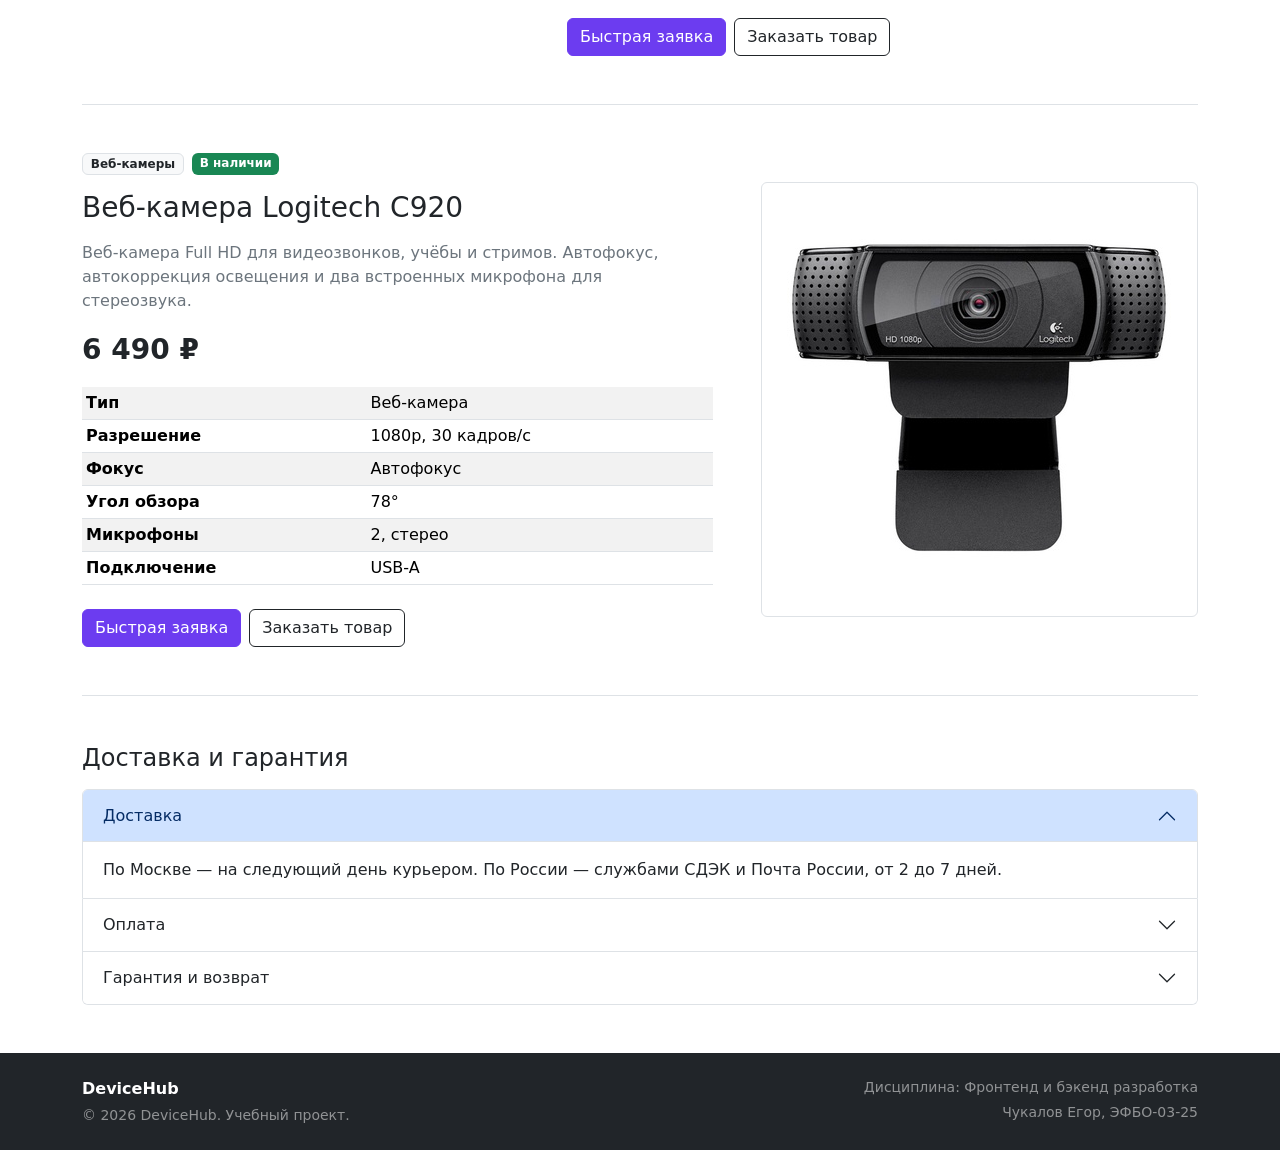
<file: product.html>
<!DOCTYPE html>
<html lang="ru">
<head>
  <meta charset="UTF-8">
  <meta name="viewport" content="width=device-width, initial-scale=1">
  <meta name="description" content="Подробное описание товаров магазина DeviceHub: мыши, микрофоны, клавиатуры, гарнитуры, веб-камеры">
  <title>Товары — DeviceHub</title>
  <link rel="stylesheet" href="vendor/bootstrap/css/bootstrap.min.css">
  <link rel="stylesheet" href="css/custom.css">
</head>
<body>

  <header>
    <nav class="navbar navbar-expand-lg navbar-dark bg-dark">
      <div class="container">
        <a class="navbar-brand fw-bold" href="index.html">Device<span class="text-brand">Hub</span></a>

        <button class="navbar-toggler" type="button"
                data-bs-toggle="collapse" data-bs-target="#mainNav"
                aria-controls="mainNav" aria-expanded="false" aria-label="Открыть меню">
          <span class="navbar-toggler-icon"></span>
        </button>

        <div class="collapse navbar-collapse" id="mainNav">
          <ul class="navbar-nav ms-auto mb-2 mb-lg-0">
            <li class="nav-item"><a class="nav-link" href="index.html">Главная</a></li>
            <li class="nav-item"><a class="nav-link" href="catalog.html">Каталог</a></li>
            <li class="nav-item"><a class="nav-link active" aria-current="page" href="product.html">Товары</a></li>
            <li class="nav-item"><a class="nav-link" href="order.html">Заявка</a></li>
            <li class="nav-item"><a class="nav-link" href="contacts.html">Контакты</a></li>
            <li class="nav-item dropdown">
              <a class="nav-link dropdown-toggle" href="#" role="button" data-bs-toggle="dropdown" aria-expanded="false">
                Ещё
              </a>
              <ul class="dropdown-menu dropdown-menu-end">
                <li><a class="dropdown-item" href="index.html#advantages">Преимущества</a></li>
                <li><a class="dropdown-item" href="index.html#popular">Популярные товары</a></li>
                <li><hr class="dropdown-divider"></li>
                <li><a class="dropdown-item" href="order.html">Оформить заявку</a></li>
                <li><a class="dropdown-item" href="contacts.html#faq">Частые вопросы</a></li>
              </ul>
            </li>
          </ul>
        </div>
      </div>
    </nav>
  </header>

  <main class="container my-5">
    <nav aria-label="breadcrumb">
      <ol class="breadcrumb">
        <li class="breadcrumb-item"><a href="index.html">Главная</a></li>
        <li class="breadcrumb-item"><a href="catalog.html">Каталог</a></li>
        <li class="breadcrumb-item active" aria-current="page">Товары</li>
      </ol>
    </nav>

    <h1 class="mb-3">Подробное описание товаров</h1>
    <p class="lead text-secondary">Характеристики и описание всей периферии из каталога DeviceHub.</p>

    <ul class="nav nav-pills flex-wrap gap-2 mb-2 product-nav">
        <li class="nav-item"><a class="nav-link" href="#g-pro-x">Мышь Logitech G Pro X Superlight</a></li>
        <li class="nav-item"><a class="nav-link" href="#fifine-am8">Микрофон Fifine AM8</a></li>
        <li class="nav-item"><a class="nav-link" href="#fifine-am8t">Микрофон Fifine AM8T</a></li>
        <li class="nav-item"><a class="nav-link" href="#keychron-k2">Клавиатура Keychron K2</a></li>
        <li class="nav-item"><a class="nav-link" href="#hyperx-cloud-3">Гарнитура HyperX Cloud III</a></li>
        <li class="nav-item"><a class="nav-link" href="#logitech-c920">Веб-камера Logitech C920</a></li>
    </ul>

    <section class="product-item py-5 border-bottom" id="g-pro-x">
      <div class="row g-4 g-lg-5 align-items-center">
        <div class="col-12 col-lg-5">
          <div class="border rounded p-4 bg-white text-center">
            <img src="images/logitech g pro x.webp" class="img-fluid product-page__img" alt="Мышь Logitech G Pro X Superlight">
          </div>
        </div>
        <div class="col-12 col-lg-7">
          <div class="d-flex flex-wrap gap-2 mb-3">
            <span class="badge bg-light text-dark border">Мыши</span>
            <span class="badge bg-warning text-dark">Хит</span>
            <span class="badge bg-success">В наличии</span>
          </div>
          <h2 class="h3 mb-3">Мышь Logitech G Pro X Superlight</h2>
          <p class="text-secondary">Беспроводная игровая мышь весом 63 грамма. Сенсор HERO 25K точно отслеживает движение, а Lightspeed даёт задержку на уровне проводной мыши. Подходит для игр и повседневной работы.</p>
          <p class="fs-3 fw-bold mb-3">12 899 ₽</p>
          <table class="table table-sm table-striped mb-4">
            <tbody>
                <tr><th scope="row">Тип</th><td>Игровая мышь</td></tr>
                <tr><th scope="row">Сенсор</th><td>HERO 25K, до 25 600 DPI</td></tr>
                <tr><th scope="row">Подключение</th><td>Lightspeed 2,4 ГГц</td></tr>
                <tr><th scope="row">Вес</th><td>63 г</td></tr>
                <tr><th scope="row">Автономность</th><td>до 70 часов</td></tr>
                <tr><th scope="row">Цвет</th><td>Чёрный</td></tr>
            </tbody>
          </table>
          <div class="d-flex flex-column flex-sm-row gap-2">
            <button class="btn btn-brand" type="button" data-bs-toggle="modal" data-bs-target="#orderModal">Быстрая заявка</button>
            <a href="order.html" class="btn btn-outline-dark">Заказать товар</a>
          </div>
        </div>
      </div>
    </section>

    <section class="product-item py-5 border-bottom" id="fifine-am8">
      <div class="row g-4 g-lg-5 align-items-center">
        <div class="col-12 col-lg-5 order-lg-2">
          <div class="border rounded p-4 bg-white text-center">
            <img src="images/fifine am8.webp" class="img-fluid product-page__img" alt="Микрофон Fifine AM8">
          </div>
        </div>
        <div class="col-12 col-lg-7">
          <div class="d-flex flex-wrap gap-2 mb-3">
            <span class="badge bg-light text-dark border">Микрофоны</span>
            <span class="badge bg-success">Новинка</span>
            <span class="badge bg-success">В наличии</span>
          </div>
          <h2 class="h3 mb-3">Микрофон Fifine AM8</h2>
          <p class="text-secondary">Универсальный динамический микрофон с выходами USB и XLR. Чистый звук для звонков, стримов, записи голоса и подкастов. Регулятор громкости и RGB-подсветка на корпусе.</p>
          <p class="fs-3 fw-bold mb-3">4 799 ₽</p>
          <table class="table table-sm table-striped mb-4">
            <tbody>
                <tr><th scope="row">Тип</th><td>Динамический микрофон</td></tr>
                <tr><th scope="row">Подключение</th><td>USB-C / XLR</td></tr>
                <tr><th scope="row">Диаграмма</th><td>Кардиоида</td></tr>
                <tr><th scope="row">Управление</th><td>Громкость, выключение звука</td></tr>
                <tr><th scope="row">Назначение</th><td>Стримы, звонки, запись</td></tr>
                <tr><th scope="row">Подсветка</th><td>RGB</td></tr>
            </tbody>
          </table>
          <div class="d-flex flex-column flex-sm-row gap-2">
            <button class="btn btn-brand" type="button" data-bs-toggle="modal" data-bs-target="#orderModal">Быстрая заявка</button>
            <a href="order.html" class="btn btn-outline-dark">Заказать товар</a>
          </div>
        </div>
      </div>
    </section>

    <section class="product-item py-5 border-bottom" id="fifine-am8t">
      <div class="row g-4 g-lg-5 align-items-center">
        <div class="col-12 col-lg-5">
          <div class="border rounded p-4 bg-white text-center">
            <img src="images/fifine am8t.webp" class="img-fluid product-page__img" alt="Микрофон Fifine AM8T">
          </div>
        </div>
        <div class="col-12 col-lg-7">
          <div class="d-flex flex-wrap gap-2 mb-3">
            <span class="badge bg-light text-dark border">Микрофоны</span>
            <span class="badge bg-danger">Скидка</span>
            <span class="badge bg-success">В наличии</span>
          </div>
          <h2 class="h3 mb-3">Микрофон Fifine AM8T</h2>
          <p class="text-secondary">Комплект из микрофона AM8 и настольного пантографа. Микрофон легко поставить в удобное положение, а стол остаётся свободным. Хороший вариант для стримов и записи.</p>
          <p class="fs-3 fw-bold mb-3">5 499 ₽ <small class="fs-5 text-secondary text-decoration-line-through fw-normal">6 299 ₽</small></p>
          <table class="table table-sm table-striped mb-4">
            <tbody>
                <tr><th scope="row">Тип</th><td>Микрофон на стойке</td></tr>
                <tr><th scope="row">Подключение</th><td>USB-C / XLR</td></tr>
                <tr><th scope="row">Стойка</th><td>Регулируемый пантограф</td></tr>
                <tr><th scope="row">Крепление</th><td>Струбцина к столу</td></tr>
                <tr><th scope="row">Назначение</th><td>Стримы, запись, звонки</td></tr>
                <tr><th scope="row">Комплект</th><td>Микрофон, стойка, ветрозащита</td></tr>
            </tbody>
          </table>
          <div class="d-flex flex-column flex-sm-row gap-2">
            <button class="btn btn-brand" type="button" data-bs-toggle="modal" data-bs-target="#orderModal">Быстрая заявка</button>
            <a href="order.html" class="btn btn-outline-dark">Заказать товар</a>
          </div>
        </div>
      </div>
    </section>

    <section class="product-item py-5 border-bottom" id="keychron-k2">
      <div class="row g-4 g-lg-5 align-items-center">
        <div class="col-12 col-lg-5 order-lg-2">
          <div class="border rounded p-4 bg-white text-center">
            <img src="images/keychron k2.webp" class="img-fluid product-page__img" alt="Клавиатура Keychron K2">
          </div>
        </div>
        <div class="col-12 col-lg-7">
          <div class="d-flex flex-wrap gap-2 mb-3">
            <span class="badge bg-light text-dark border">Клавиатуры</span>
            <span class="badge bg-warning text-dark">Хит</span>
            <span class="badge bg-success">В наличии</span>
          </div>
          <h2 class="h3 mb-3">Клавиатура Keychron K2</h2>
          <p class="text-secondary">Компактная механическая клавиатура формата 75%. Работает по Bluetooth с тремя устройствами или по кабелю USB-C, совместима с Windows и macOS.</p>
          <p class="fs-3 fw-bold mb-3">8 990 ₽</p>
          <table class="table table-sm table-striped mb-4">
            <tbody>
                <tr><th scope="row">Тип</th><td>Механическая клавиатура</td></tr>
                <tr><th scope="row">Клавиш</th><td>84</td></tr>
                <tr><th scope="row">Подключение</th><td>Bluetooth 5.1 / USB-C</td></tr>
                <tr><th scope="row">Переключатели</th><td>Gateron Brown</td></tr>
                <tr><th scope="row">Подсветка</th><td>Белая</td></tr>
                <tr><th scope="row">Аккумулятор</th><td>4000 мА·ч</td></tr>
            </tbody>
          </table>
          <div class="d-flex flex-column flex-sm-row gap-2">
            <button class="btn btn-brand" type="button" data-bs-toggle="modal" data-bs-target="#orderModal">Быстрая заявка</button>
            <a href="order.html" class="btn btn-outline-dark">Заказать товар</a>
          </div>
        </div>
      </div>
    </section>

    <section class="product-item py-5 border-bottom" id="hyperx-cloud-3">
      <div class="row g-4 g-lg-5 align-items-center">
        <div class="col-12 col-lg-5">
          <div class="border rounded p-4 bg-white text-center">
            <img src="images/hyperx cloud iii.webp" class="img-fluid product-page__img" alt="Гарнитура HyperX Cloud III">
          </div>
        </div>
        <div class="col-12 col-lg-7">
          <div class="d-flex flex-wrap gap-2 mb-3">
            <span class="badge bg-light text-dark border">Гарнитуры</span>
            <span class="badge bg-danger">Скидка</span>
            <span class="badge bg-success">В наличии</span>
          </div>
          <h2 class="h3 mb-3">Гарнитура HyperX Cloud III</h2>
          <p class="text-secondary">Игровая гарнитура с 53-мм драйверами и пространственным звуком. Мягкие амбушюры с эффектом памяти, съёмный микрофон с шумоподавлением.</p>
          <p class="fs-3 fw-bold mb-3">9 490 ₽ <small class="fs-5 text-secondary text-decoration-line-through fw-normal">10 990 ₽</small></p>
          <table class="table table-sm table-striped mb-4">
            <tbody>
                <tr><th scope="row">Тип</th><td>Игровая гарнитура</td></tr>
                <tr><th scope="row">Драйверы</th><td>53 мм</td></tr>
                <tr><th scope="row">Подключение</th><td>USB / 3,5 мм</td></tr>
                <tr><th scope="row">Микрофон</th><td>Съёмный, с шумоподавлением</td></tr>
                <tr><th scope="row">Вес</th><td>310 г</td></tr>
                <tr><th scope="row">Совместимость</th><td>ПК, PS5, Xbox, Switch</td></tr>
            </tbody>
          </table>
          <div class="d-flex flex-column flex-sm-row gap-2">
            <button class="btn btn-brand" type="button" data-bs-toggle="modal" data-bs-target="#orderModal">Быстрая заявка</button>
            <a href="order.html" class="btn btn-outline-dark">Заказать товар</a>
          </div>
        </div>
      </div>
    </section>

    <section class="product-item py-5 border-bottom" id="logitech-c920">
      <div class="row g-4 g-lg-5 align-items-center">
        <div class="col-12 col-lg-5 order-lg-2">
          <div class="border rounded p-4 bg-white text-center">
            <img src="images/logitech c920.webp" class="img-fluid product-page__img" alt="Веб-камера Logitech C920">
          </div>
        </div>
        <div class="col-12 col-lg-7">
          <div class="d-flex flex-wrap gap-2 mb-3">
            <span class="badge bg-light text-dark border">Веб-камеры</span>
            <span class="badge bg-success">В наличии</span>
          </div>
          <h2 class="h3 mb-3">Веб-камера Logitech C920</h2>
          <p class="text-secondary">Веб-камера Full HD для видеозвонков, учёбы и стримов. Автофокус, автокоррекция освещения и два встроенных микрофона для стереозвука.</p>
          <p class="fs-3 fw-bold mb-3">6 490 ₽</p>
          <table class="table table-sm table-striped mb-4">
            <tbody>
                <tr><th scope="row">Тип</th><td>Веб-камера</td></tr>
                <tr><th scope="row">Разрешение</th><td>1080p, 30 кадров/с</td></tr>
                <tr><th scope="row">Фокус</th><td>Автофокус</td></tr>
                <tr><th scope="row">Угол обзора</th><td>78°</td></tr>
                <tr><th scope="row">Микрофоны</th><td>2, стерео</td></tr>
                <tr><th scope="row">Подключение</th><td>USB-A</td></tr>
            </tbody>
          </table>
          <div class="d-flex flex-column flex-sm-row gap-2">
            <button class="btn btn-brand" type="button" data-bs-toggle="modal" data-bs-target="#orderModal">Быстрая заявка</button>
            <a href="order.html" class="btn btn-outline-dark">Заказать товар</a>
          </div>
        </div>
      </div>
    </section>

    <section class="mt-5">
      <h2 class="h4 mb-3">Доставка и гарантия</h2>
      <div class="accordion" id="productInfo">
        <div class="accordion-item">
          <h3 class="accordion-header">
            <button class="accordion-button" type="button" data-bs-toggle="collapse" data-bs-target="#infoDelivery" aria-expanded="true" aria-controls="infoDelivery">
              Доставка
            </button>
          </h3>
          <div id="infoDelivery" class="accordion-collapse collapse show" data-bs-parent="#productInfo">
            <div class="accordion-body">
              По Москве — на следующий день курьером. По России — службами СДЭК и Почта России, от 2 до 7 дней.
            </div>
          </div>
        </div>
        <div class="accordion-item">
          <h3 class="accordion-header">
            <button class="accordion-button collapsed" type="button" data-bs-toggle="collapse" data-bs-target="#infoPayment" aria-expanded="false" aria-controls="infoPayment">
              Оплата
            </button>
          </h3>
          <div id="infoPayment" class="accordion-collapse collapse" data-bs-parent="#productInfo">
            <div class="accordion-body">
              Картой онлайн, по СБП или наличными курьеру при получении.
            </div>
          </div>
        </div>
        <div class="accordion-item">
          <h3 class="accordion-header">
            <button class="accordion-button collapsed" type="button" data-bs-toggle="collapse" data-bs-target="#infoWarranty" aria-expanded="false" aria-controls="infoWarranty">
              Гарантия и возврат
            </button>
          </h3>
          <div id="infoWarranty" class="accordion-collapse collapse" data-bs-parent="#productInfo">
            <div class="accordion-body">
              Официальная гарантия производителя до 2 лет. Возврат в течение 14 дней, если товар не подошёл.
            </div>
          </div>
        </div>
      </div>
    </section>
  </main>

  <div class="modal fade" id="orderModal" tabindex="-1" aria-labelledby="orderModalLabel" aria-hidden="true">
    <div class="modal-dialog modal-dialog-centered">
      <div class="modal-content">
        <form action="#" method="post" class="needs-validation" novalidate data-toast="modalToast">
          <div class="modal-header">
            <h2 class="modal-title h5" id="orderModalLabel">Быстрая заявка</h2>
            <button type="button" class="btn-close" data-bs-dismiss="modal" aria-label="Закрыть"></button>
          </div>
          <div class="modal-body">
            <div class="mb-3">
              <label for="modal-product" class="form-label">Товар</label>
              <select id="modal-product" name="product" class="form-select" required>
                <option value="" selected disabled>Выберите товар</option>
                <option>Мышь Logitech G Pro X Superlight</option>
                <option>Микрофон Fifine AM8</option>
                <option>Микрофон Fifine AM8T</option>
                <option>Клавиатура Keychron K2</option>
                <option>Гарнитура HyperX Cloud III</option>
                <option>Веб-камера Logitech C920</option>
              </select>
              <div class="invalid-feedback">Выберите товар.</div>
            </div>
            <div class="mb-3">
              <label for="modal-name" class="form-label">Имя</label>
              <input id="modal-name" name="name" type="text" class="form-control" placeholder="Иван" required>
              <div class="invalid-feedback">Укажите имя.</div>
            </div>
            <div class="mb-3">
              <label for="modal-phone" class="form-label">Телефон</label>
              <div class="input-group has-validation">
                <span class="input-group-text">+7</span>
                <input id="modal-phone" name="phone" type="tel" class="form-control" placeholder="900 000-00-00" pattern="[0-9 ()-]{10,15}" required>
                <div class="invalid-feedback">Введите номер телефона.</div>
              </div>
            </div>
            <div class="form-check">
              <input id="modal-agree" name="agree" type="checkbox" class="form-check-input" required>
              <label for="modal-agree" class="form-check-label">Согласен на обработку персональных данных</label>
              <div class="invalid-feedback">Нужно согласие.</div>
            </div>
          </div>
          <div class="modal-footer">
            <button type="button" class="btn btn-outline-secondary" data-bs-dismiss="modal">Закрыть</button>
            <button type="submit" class="btn btn-brand">Отправить</button>
          </div>
        </form>
      </div>
    </div>
  </div>

  <div class="toast-container position-fixed bottom-0 end-0 p-3">
    <div id="modalToast" class="toast align-items-center text-bg-success border-0" role="status" aria-live="polite" aria-atomic="true">
      <div class="d-flex">
        <div class="toast-body">Заявка отправлена! Мы скоро перезвоним.</div>
        <button type="button" class="btn-close btn-close-white me-2 m-auto" data-bs-dismiss="toast" aria-label="Закрыть"></button>
      </div>
    </div>
  </div>

  <footer class="bg-dark text-white-50 py-4 mt-5">
    <div class="container">
      <div class="row g-3">
        <div class="col-12 col-md-6">
          <p class="mb-1 text-white fw-bold">DeviceHub</p>
          <p class="mb-0 small">© 2026 DeviceHub. Учебный проект.</p>
        </div>
        <div class="col-12 col-md-6 text-md-end small">
          <p class="mb-1">Дисциплина: Фронтенд и бэкенд разработка</p>
          <p class="mb-0">Чукалов Егор, ЭФБО-03-25</p>
        </div>
      </div>
    </div>
  </footer>

  <script src="vendor/bootstrap/js/bootstrap.bundle.min.js"></script>
  <script src="js/main.js"></script>
</body>
</html>
</file>
<file: css/custom.css>
:root {
  --brand: #6c3cf0;
  --brand-dark: #5426d6;
  --hero-from: #1a1033;
  --hero-to: #3b1f8f;
}

.text-brand { color: var(--brand); }
.bg-brand   { background-color: var(--brand); }

.btn-brand {
  --bs-btn-color: #fff;
  --bs-btn-bg: var(--brand);
  --bs-btn-border-color: var(--brand);
  --bs-btn-hover-color: #fff;
  --bs-btn-hover-bg: var(--brand-dark);
  --bs-btn-hover-border-color: var(--brand-dark);
  --bs-btn-active-bg: var(--brand-dark);
  --bs-btn-active-border-color: var(--brand-dark);
}

.hero {
  background: linear-gradient(135deg, var(--hero-from), var(--hero-to));
}

.product-card {
  transition: transform 0.2s ease, box-shadow 0.2s ease;
}

.product-card:hover {
  transform: translateY(-4px);
  box-shadow: 0 0.5rem 1.5rem rgba(0, 0, 0, 0.12) !important;
}

.product-card__img {
  width: 100%;
  height: 220px;
  object-fit: contain;
}

.product-page__img {
  max-height: 420px;
  object-fit: contain;
}

.promo-slide {
  min-height: 340px;
  padding-top: 2rem;
  padding-bottom: 3rem;
}

.promo-slide__img {
  max-height: 260px;
  object-fit: contain;
}

.product-item {
  scroll-margin-top: 1rem;
}
</file>
